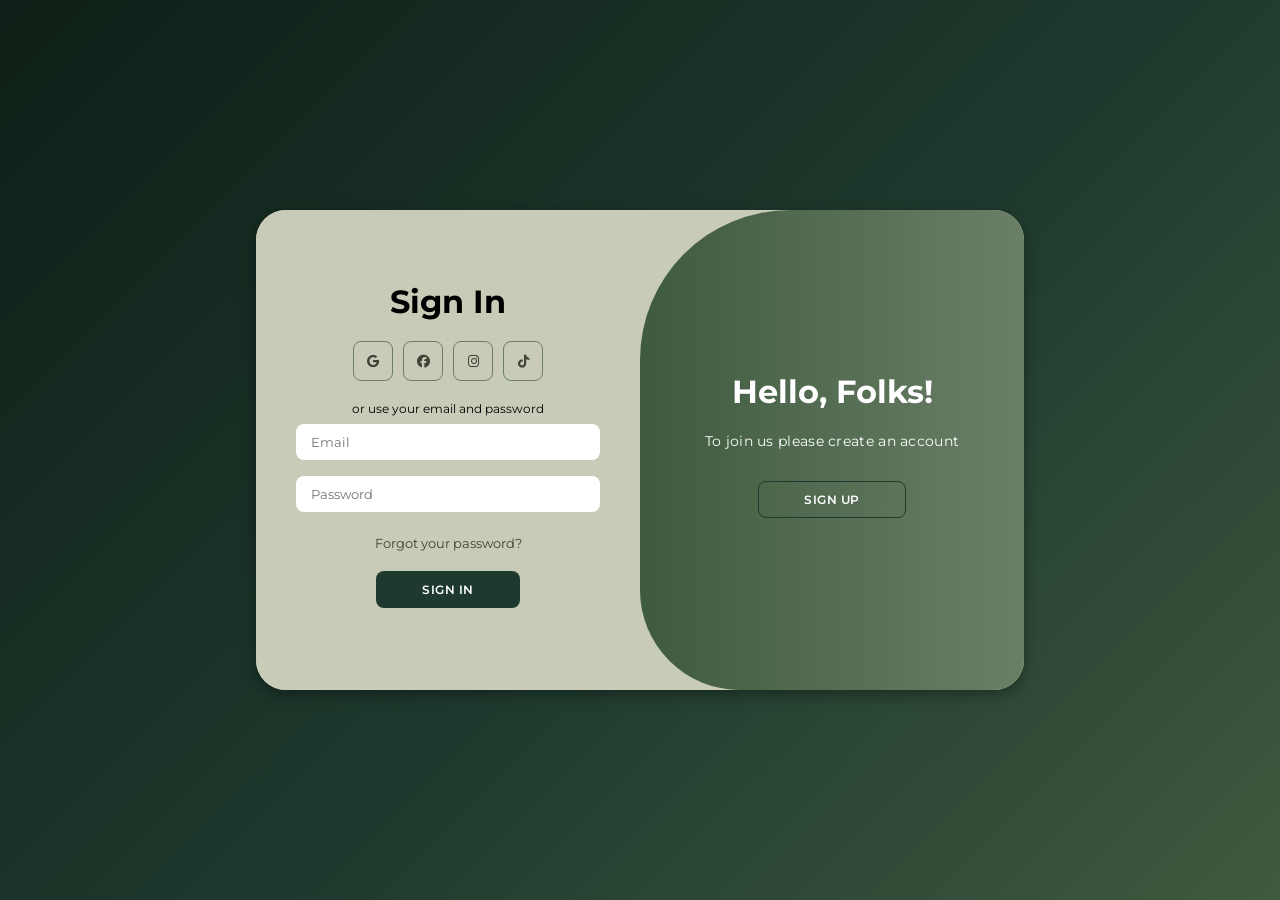
<file: index.html>
<!DOCTYPE html>
<html lang="en">
    <head>
        <meta charset="UTF-8">
        <meta name="viewport" content="width=device-width, initial-scale=1.0">
        <title>Tandai shop Login</title>
        <link rel="stylesheet" href="style.css">
        <link rel="stylesheet" href="https://cdnjs.cloudflare.com/ajax/libs/font-awesome/6.4.2/css/all.min.css">
    </head>
    <body class="login">
        
        
<div class="container" id="container">

    <div class="form-container sign-up">
        <form id="signupForm">
            <h1>Create Account</h1>

            <div class="social-icons">
                <a href="#" class="icon"><i class="fa-brands fa-google"></i></a>
                <a href="#" class="icon"><i class="fa-brands fa-facebook"></i></a>
                <a href="#" class="icon"><i class="fa-brands fa-instagram"></i></a>
                <a href="#" class="icon"><i class="fa-brands fa-tiktok"></i></a>
            </div>

            <span>or use your email for registration</span>
            <input type="text" id="signupName" placeholder="Name" required>
            <input type="email" id="signupEmail" placeholder="Email" required>
            <input type="password" id="signupPassword" placeholder="Password" required>
            <button type="submit">Sign Up</button>
        </form>
    </div>

    <div class="form-container sign-in">
        <form id="loginForm">
            <h1>Sign In</h1>

            <div class="social-icons">
                <a href="#" class="icon"><i class="fa-brands fa-google"></i></a>
                <a href="#" class="icon"><i class="fa-brands fa-facebook"></i></a>
                <a href="#" class="icon"><i class="fa-brands fa-instagram"></i></a>
                <a href="#" class="icon"><i class="fa-brands fa-tiktok"></i></a>
            </div>

            <span>or use your email and password</span>
            <input type="email" id="loginEmail" placeholder="Email" required>
            <input type="password" id="loginPassword" placeholder="Password" required>
            <a href="#">Forgot your password?</a>
            <button>Sign In</button>
        </form>
    </div>

    <!-- Toggle Container -->
    <div class="toggle-container">
        <div class="toggle">

            <div class="toggle-panel toggle-left">
                <h1>Welcome Back!</h1>
                <p>To keep connected with us please login with your personal info</p>
                <button type="button" class="hidden" id="login">Sign In</button>
            </div>

            <div class="toggle-panel toggle-right">
                <h1>Hello, Folks!</h1>
                <p>To join us please create an account</p>
                <button type="button" class="hidden" id="register">Sign Up</button>
            </div>

        </div>
    </div>

</div>
<script src="data.js"></script>
<script src="script.js"></script>
    </body>
</html>
</file>
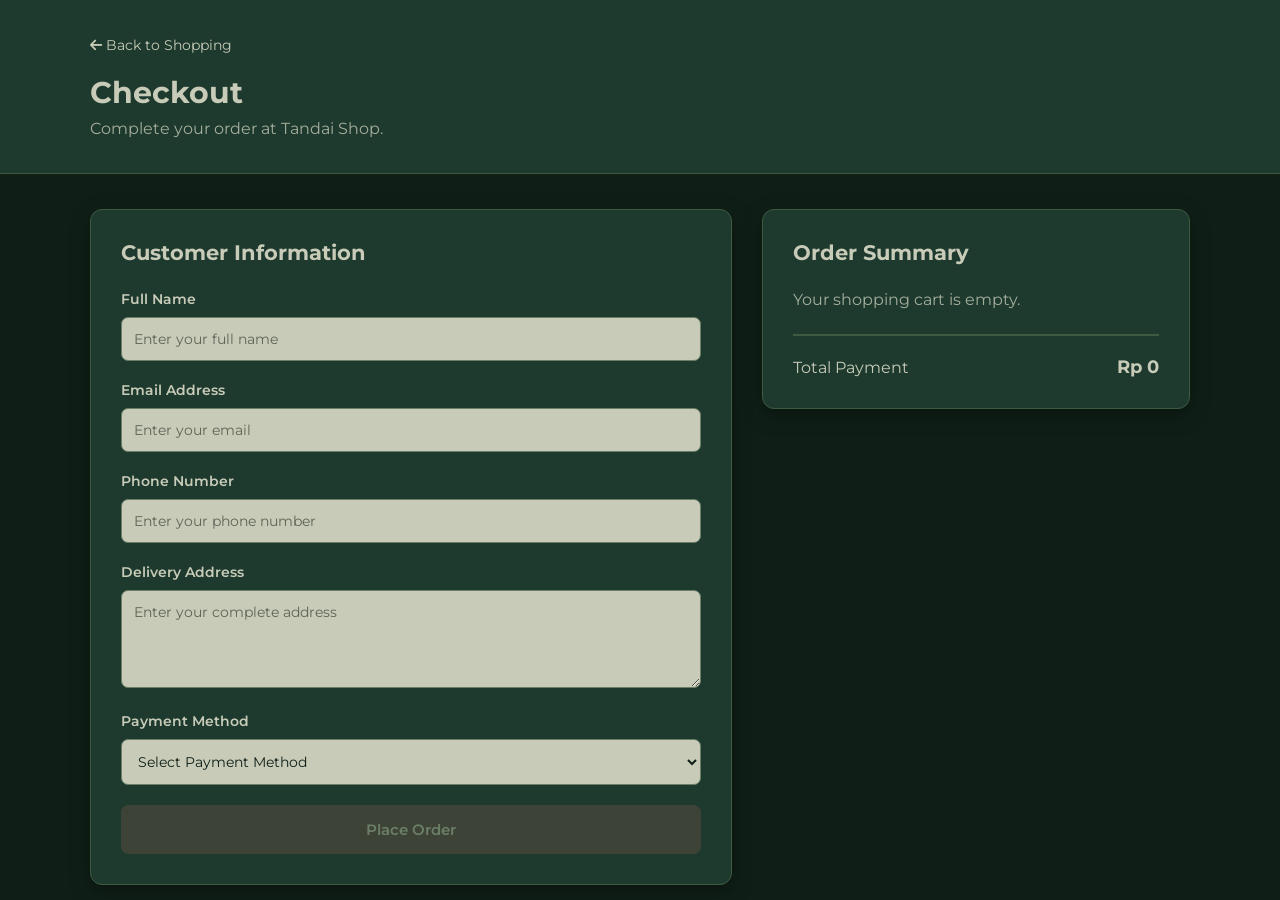
<file: checkout.html>
<!DOCTYPE html>
<html lang="en">

<head>
    <meta charset="UTF-8">
    <meta name="viewport" content="width=device-width, initial-scale=1.0">

    <title>Checkout | Tandai Shop</title>

    <link rel="stylesheet" href="style.css">

    <link rel="stylesheet"
        href="https://cdnjs.cloudflare.com/ajax/libs/font-awesome/6.5.2/css/all.min.css">
</head>

<body class="checkout-page">

    <header class="checkout-header">
        <a href="stock.html" class="back-link">
            <i class="fa-solid fa-arrow-left"></i>
            Back to Shopping
        </a>

        <h1>Checkout</h1>
        <p>Complete your order at Tandai Shop.</p>
    </header>

    <main class="checkout-container">

        <!-- CUSTOMER INFORMATION -->
        <section class="checkout-form-section">

            <h2>Customer Information</h2>

            <form id="checkoutForm">

                <div class="form-group">
                    <label for="customerName">Full Name</label>
                    <input
                        type="text"
                        id="customerName"
                        placeholder="Enter your full name"
                        required>
                </div>

                <div class="form-group">
                    <label for="customerEmail">Email Address</label>
                    <input
                        type="email"
                        id="customerEmail"
                        placeholder="Enter your email"
                        required>
                </div>

                <div class="form-group">
                    <label for="customerPhone">Phone Number</label>
                    <input
                        type="tel"
                        id="customerPhone"
                        placeholder="Enter your phone number"
                        required>
                </div>

                <div class="form-group">
                    <label for="customerAddress">Delivery Address</label>
                    <textarea
                        id="customerAddress"
                        rows="4"
                        placeholder="Enter your complete address"
                        required></textarea>
                </div>

                <div class="form-group">
                    <label for="paymentMethod">Payment Method</label>

                    <select id="paymentMethod" required>
                        <option value="">Select Payment Method</option>
                        <option value="Bank Transfer">Bank Transfer</option>
                        <option value="E-Wallet">E-Wallet</option>
                        <option value="Cash on Delivery">Cash on Delivery</option>
                    </select>
                </div>

                <button type="submit" class="place-order-btn">
                    Place Order
                </button>

            </form>

        </section>


        <!-- ORDER SUMMARY -->
        <section class="checkout-summary">

            <h2>Order Summary</h2>

            <div id="checkoutItems"></div>

            <div class="summary-total">
                <span>Total Payment</span>
                <strong id="checkoutTotal">Rp0</strong>
            </div>

        </section>

    </main>


    <!-- RECEIPT POP-UP -->
    <div class="receipt-overlay" id="receiptModal" hidden>
        <div class="receipt" role="dialog" aria-modal="true" aria-labelledby="receiptTitle">

            <div id="receiptContent"></div>

            <div class="receipt-actions">
                <button type="button" id="printReceipt">
                    <i class="fa-solid fa-print"></i> Print
                </button>
                <a href="orders.html" class="receipt-primary">
                    <i class="fa-solid fa-box"></i> View Order
                </a>
                <a href="stock.html">Continue Shopping</a>
            </div>

        </div>
    </div>

    <script src="data.js"></script>
    <script src="script.js"></script>

</body>
</html>
</file>
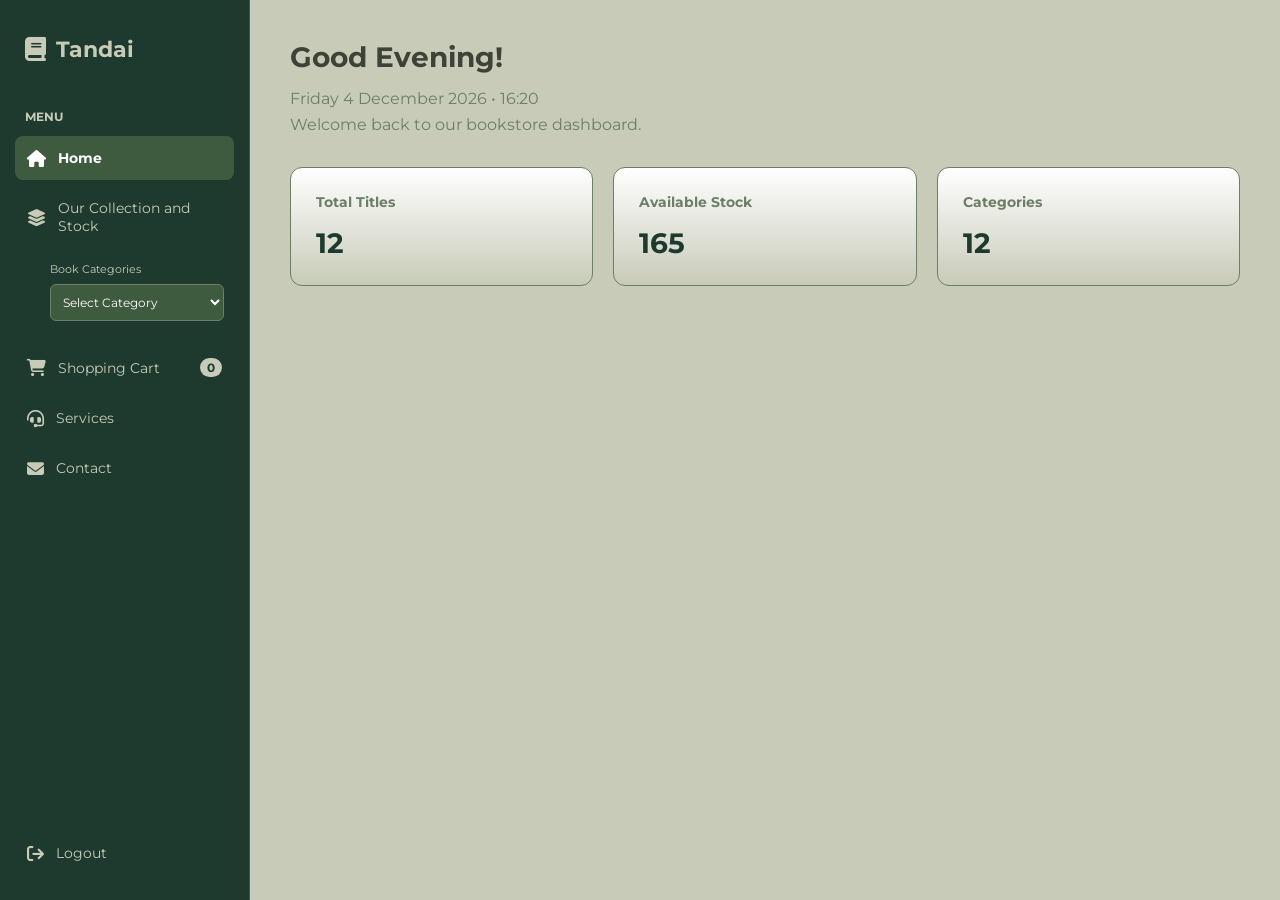
<file: dashboard.html>
<!DOCTYPE html>
<html lang="en">

<head>
    <meta charset="UTF-8">
    <meta name="viewport" content="width=device-width, initial-scale=1.0">

    <title>Bookstore Dashboard</title>

    <!-- Shared CSS -->
    <link rel="stylesheet" href="style.css">
    <link rel="stylesheet" href="https://cdnjs.cloudflare.com/ajax/libs/font-awesome/6.5.2/css/all.min.css">
</head>

<body class="dashboard-page">

    <div class="dashboard-container">

        <!-- SIDEBAR -->
        <aside class="sidebar">

            <div class="logo">
                <h2>
                    <a href="dashboard.html" class="icon"><i class="fa-solid fa-book"></i></a>
                    Tandai
                </h2>
            </div>

            <p class="menu-title">MENU</p>

            <!-- Semua item memakai <button> saja (tanpa <a> di dalam <button>).
                 data-page   = tampilkan section di halaman ini
                 data-link   = pindah ke halaman lain -->
            <nav class="sidebar-nav">

                <button class="nav-item active" data-page="home" type="button">
                    <i class="fa-solid fa-house icon"></i>
                    Home
                </button>

                <button class="nav-item" data-link="stock.html" type="button">
                    <i class="fa-solid fa-layer-group icon"></i>
                    Our Collection and Stock
                </button>

                <div class="category-selection">
                    <label for="bookCategory">Book Categories</label>

                    <!-- memilih kategori membuka stock.html?category=... -->
                    <select id="bookCategory">

                        <option value="">Select Category</option>
                        <option value="all">All Books</option>
                        <option value="textbook">Textbooks (Buku Ajar)</option>
                        <option value="romance">Novel Romance</option>
                        <option value="action">Action &amp; Adventure</option>

                        <optgroup label="Horror">
                            <option value="psychological">Psychological Horror</option>
                            <option value="supernatural">Supernatural Horror</option>
                        </optgroup>

                        <option value="beauty">Beauty Tips</option>
                        <option value="sports">Fitness &amp; Sports</option>
                        <option value="cooking">Cooking &amp; Recipes</option>

                        <optgroup label="Children's Books">
                            <option value="picture">Picture Books</option>
                            <option value="chapter">Chapter Books</option>
                            <option value="young-adult">Young Adult</option>
                        </optgroup>

                        <optgroup label="Language Learning">
                            <option value="english">English as a Second Language (ESL)</option>
                            <option value="foreign">Foreign Language Learning</option>
                        </optgroup>

                    </select>
                </div>

                <button class="nav-item" id="shoppingCartBtn" type="button">
                    <i class="fa-solid fa-cart-shopping icon"></i>
                    Shopping Cart
                    <span class="cart-count" id="cartCount">0</span>
                </button>

                <button class="nav-item" data-page="services" type="button">
                    <i class="fa-solid fa-headset icon"></i>
                    Services
                </button>

                <button class="nav-item" data-page="contact" type="button">
                    <i class="fa-solid fa-envelope icon"></i>
                    Contact
                </button>

            </nav>

            <div class="sidebar-bottom">

                <button class="nav-item" id="logoutBtn" type="button">
                    <i class="fa-solid fa-arrow-right-from-bracket icon"></i>
                    Logout
                </button>

            </div>

        </aside>


        <!-- MAIN CONTENT -->
        <main class="main-content">


            <!-- HOME PAGE -->
            <section class="page active" id="home">

                <h1 id="greeting">Welcome!</h1>

                <p id="greetingTime"></p>

                <p>
                    Welcome back to our bookstore dashboard.
                </p>

                <div class="dashboard-cards">

                    <div class="card">
                        <h3>Total Titles</h3>
                        <h2 id="statTitles">0</h2>
                    </div>

                    <div class="card">
                        <h3>Available Stock</h3>
                        <h2 id="statStock">0</h2>
                    </div>

                    <div class="card">
                        <h3>Categories</h3>
                        <h2 id="statCategories">0</h2>
                    </div>

                </div>

            </section>


            <!-- SERVICES PAGE -->
            <section class="page" id="services">

                <h1>Our Services</h1>

                <p>
                    Choose a service to continue.
                </p>

                <div class="content-card">

                    <label for="serviceSelect">
                        Select Our Services
                    </label>

                    <select id="serviceSelect">

                        <option value="">Choose a service</option>

                        <option value="tracking">
                            Tracking Your Order
                        </option>

                        <option value="view-order">
                            View Order
                        </option>

                        <option value="payment">
                            Payment
                        </option>

                    </select>

                    <div id="serviceDisplay">

                        <p>
                            Please select a service.
                        </p>

                    </div>

                </div>

            </section>


            <!-- CONTACT PAGE -->
            <section class="page" id="contact">

                <h1>Contact Us</h1>

                <p>
                    Have questions? Feel free to contact us.
                </p>

                <div class="content-card">

                    <h3>Customer Support</h3>
                    <input type="text" placeholder="Your Name" required>
                    <input type="email" placeholder="Your Email" required>
                    <textarea placeholder="Your Message" required></textarea>
                    <button type="submit">Send Message</button>

                </div>

            </section>

        </main>

    </div>


    <!-- SHOPPING CART DRAWER -->

    <div class="cart-overlay" id="cartOverlay"></div>

    <aside class="cart-drawer" id="cartDrawer">

        <div class="cart-header">

            <h2>
                <i class="fa-solid fa-cart-shopping"></i>
                Shopping Cart
            </h2>

            <button id="closeCart" type="button">
                <i class="fa-solid fa-xmark"></i>
            </button>

        </div>

        <div class="cart-items" id="cartItems">

            <p class="empty-cart">
                Your shopping cart is empty.
            </p>

        </div>

        <div class="cart-footer">

            <div class="cart-subtotal">

                <span>Subtotal</span>

                <strong id="cartSubtotal">
                    Rp0
                </strong>

            </div>

            <button id="continueShopping" type="button">
                Continue Shopping
            </button>

            <button id="checkoutBtn" type="button">
                Checkout
            </button>

        </div>

    </aside>


    <!-- JAVASCRIPT (di paling bawah, setelah semua elemen ada) -->
    <script src="data.js"></script>
    <script src="script.js"></script>

</body>
</html>
</file>
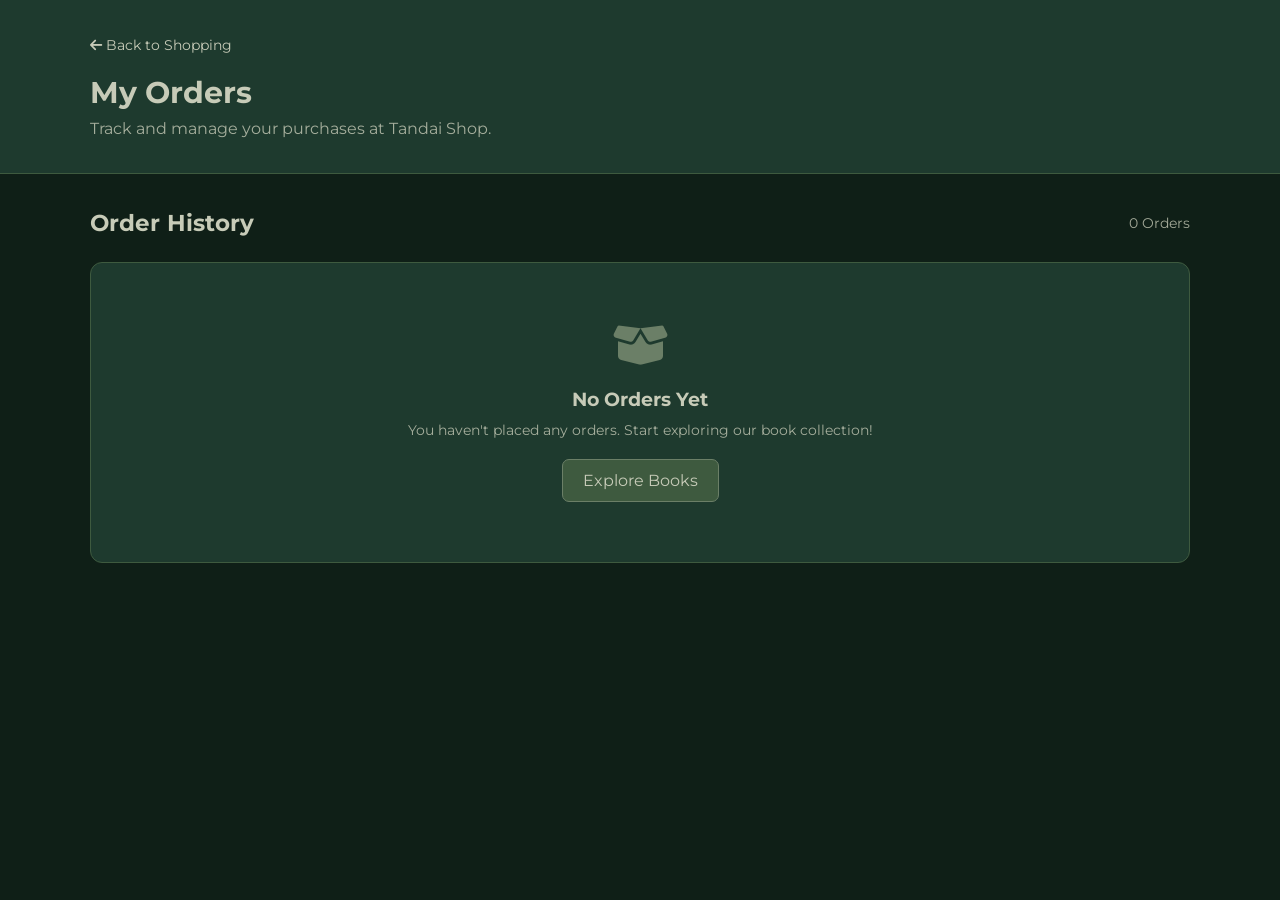
<file: order.html>
<!DOCTYPE html>
<html lang="en">

<head>
    <meta charset="UTF-8">
    <meta name="viewport" content="width=device-width, initial-scale=1.0">

    <title>My Orders | Tandai Shop</title>

    <link rel="stylesheet" href="style.css">

    <link rel="stylesheet"
        href="https://cdnjs.cloudflare.com/ajax/libs/font-awesome/6.5.2/css/all.min.css">
</head>

<body class="orders-page">

    <header class="orders-header">

        <a href="stock.html" class="back-link">
            <i class="fa-solid fa-arrow-left"></i>
            Back to Shopping
        </a>

        <h1>My Orders</h1>

        <p>Track and manage your purchases at Tandai Shop.</p>

    </header>

    <main class="orders-container">

        <div class="orders-heading">
            <h2>Order History</h2>
            <span id="orderCount">0 Orders</span>
        </div>

        <div id="orderList">

            <!-- Order history will appear here -->

        </div>

        <div class="order-empty" id="orderEmpty" hidden>

            <i class="fa-solid fa-box-open"></i>

            <h3>No Orders Yet</h3>

            <p>
                You haven't placed any orders.
                Start exploring our book collection!
            </p>

            <a href="stock.html">Explore Books</a>

        </div>

    </main>

    <script src="data.js"></script>
    <script src="script.js"></script>

</body>
</html>
</file>
<file: style.css>
@import url('https://fonts.googleapis.com/css2?family=Montserrat:ital,wght@300;400;500;600;700&display=swap');

* {
    margin: 0;
    padding: 0;
    box-sizing: border-box;
    font-family: 'Montserrat', sans-serif;
}

/* =========================================
   LOGIN PAGE
========================================= */

body.login {
    background-color: #0f1f17;
    background: linear-gradient(
        135deg,
        #0f1f17 0%,
        #1e3a2e 55%,
        #3e5a3f 100%
    );
    display: flex;
    align-items: center;
    justify-content: center;
    flex-direction: column;
    height: 100vh;
}

.container {
    background-color: #c7cbb8;
    border-radius: 30px;
    box-shadow: 0 5px 15px rgba(0, 0, 0, 0.35);
    position: relative;
    overflow: hidden;
    width: 768px;
    max-width: 100%;
    min-height: 480px;
}

.container p {
    font-size: 14px;
    line-height: 20px;
    letter-spacing: 0.3px;
    margin: 20px 0;
}

.container span {
    font-size: 12px;
}

.container a {
    color: #3d4337;
    font-size: 13px;
    text-decoration: none;
    margin: 15px 0 10px;
}

.container button {
    background-color: #1e3a2e;
    color: #ffffff;
    font-size: 12px;
    padding: 10px 45px;
    border: 1px solid transparent;
    border-radius: 8px;
    font-weight: 600;
    letter-spacing: 0.5px;
    text-transform: uppercase;
    margin: 10px;
    cursor: pointer;
}

.container button.hidden {
    background-color: transparent;
    border-color: #1e3a2e;
}

.container form {
    background-color: #c7cbb8;
    display: flex;
    align-items: center;
    justify-content: center;
    flex-direction: column;
    padding: 0 40px;
    height: 100%;
}

.container input {
    background-color: #ffffff;
    border: none;
    margin: 8px 0;
    padding: 10px 15px;
    font-size: 13px;
    border-radius: 8px;
    width: 100%;
    outline: none;
}

.form-container {
    position: absolute;
    top: 0;
    height: 100%;
    transition: all 0.6s ease-in-out;
}

.sign-in {
    left: 0;
    width: 50%;
    z-index: 2;
}

.container.active .sign-in {
    transform: translateX(100%);
}

.sign-up {
    left: 0;
    width: 50%;
    opacity: 0;
    z-index: 1;
}

.container.active .sign-up {
    transform: translateX(100%);
    opacity: 1;
    z-index: 5;
    animation: move 0.6s;
}

@keyframes move {
    0%, 49.99% {
        opacity: 0;
        z-index: 1;
    }

    50%, 100% {
        opacity: 1;
        z-index: 5;
    }
}

.social-icons {
    margin: 20px 0;
}

.social-icons a {
    border: 1px solid #6b7f67;
    border-radius: 20%;
    display: inline-flex;
    justify-content: center;
    align-items: center;
    margin: 0 3px;
    height: 40px;
    width: 40px;
}

.toggle-container {
    position: absolute;
    top: 0;
    left: 50%;
    width: 50%;
    height: 100%;
    overflow: hidden;
    transition: all 0.6s ease-in-out;
    border-radius: 150px 0 0 100px;
    z-index: 1000;
}

.container.active .toggle-container {
    transform: translateX(-100%);
    border-radius: 0 150px 100px 0;
}

.toggle {
    background: linear-gradient(
        to right,
        #1e3a2e,
        #3e5a3f,
        #6b7f67
    );
    color: #ffffff;
    position: relative;
    left: -100%;
    width: 200%;
    height: 100%;
    transform: translateX(0);
    transition: all 0.6s ease-in-out;
}

.container.active .toggle {
    transform: translateX(50%);
}

.toggle-panel {
    position: absolute;
    width: 50%;
    height: 100%;
    display: flex;
    align-items: center;
    justify-content: center;
    flex-direction: column;
    padding: 0 30px;
    text-align: center;
    top: 0;
    transform: translateX(0);
    transition: all 0.6s ease-in-out;
}

.toggle-left {
    transform: translateX(-200%);
}

.container.active .toggle-left {
    transform: translateX(0);
}

.toggle-right {
    right: 0;
    transform: translateX(0);
}

.container.active .toggle-right {
    transform: translateX(200%);
}


/* =========================================
   DASHBOARD ICONS
========================================= */

.dashboard-page .logo h2 {
    display: flex;
    align-items: center;
    gap: 10px;
    font-size: 22px;
}

.dashboard-page .logo .icon {
    color: #c7cbb8;
    text-decoration: none;
    font-size: 24px;
}

.sidebar-nav .nav-item.active .icon {
    color: #ffffff;
    text-decoration: none;
    font-size: 17px;
}

.sidebar-nav .nav-item .icon {
    color: #c7cbb8;
    text-decoration: none;
    font-size: 17px;
}

.sidebar-bottom .nav-item .icon {
    color: #c7cbb8;
    text-decoration: none;
    font-size: 17px;
}


/* =========================================
   DASHBOARD PAGE
========================================= */

.dashboard-page,
.dashboard-page * {
    box-sizing: border-box;
}

.dashboard-page {
    margin: 0;
    padding: 0;
    font-family: 'Montserrat', sans-serif;
    background-color: #c7cbb8;
    color: #3d4337;
}


/* =========================================
   MAIN LAYOUT
========================================= */

.dashboard-page .dashboard-container {
    display: flex;
    min-height: 100vh;
}


/* =========================================
   SIDEBAR
========================================= */

.dashboard-page .sidebar {
    width: 250px;
    height: 100vh;

    position: fixed;
    top: 0;
    left: 0;

    background-color: #1e3a2e;
    border-right: 1px solid #3e5a3f;

    padding: 25px 15px;

    display: flex;
    flex-direction: column;
}

.dashboard-page .logo {
    padding: 10px;
    margin-bottom: 35px;
}

.dashboard-page .logo h2 {
    font-size: 22px;
    font-weight: bold;
    color: #c7cbb8;
}

.dashboard-page .menu-title {
    font-size: 12px;
    color: #c7cbb8;

    margin: 0 10px 12px;
    font-weight: bold;
}


/* =========================================
   SIDEBAR NAVIGATION
========================================= */

.dashboard-page .sidebar-nav {
    display: flex;
    flex-direction: column;
    gap: 6px;
}

.dashboard-page .nav-item {
    width: 100%;
    padding: 13px 12px;

    display: flex;
    align-items: center;
    gap: 12px;

    border: none;
    border-radius: 8px;

    background: transparent;
    color: #c7cbb8;

    font-size: 14px;
    text-align: left;

    cursor: pointer;

    transition: 0.2s ease;
}

.dashboard-page .nav-item:hover {
    background-color: #3e5a3f;
    color: #ffffff;
}

.dashboard-page .nav-item.active {
    background-color: #3e5a3f;
    color: #ffffff;
    font-weight: bold;
}


/* =========================================
   SIDEBAR BOTTOM
========================================= */

.dashboard-page .sidebar-bottom {
    margin-top: auto;
}


/* =========================================
   MAIN CONTENT
========================================= */

.dashboard-page .main-content {
    margin-left: 250px;
    width: calc(100% - 250px);
    padding: 40px;
}

.dashboard-page .page {
    display: none;
}

.dashboard-page .page.active {
    display: block;
}

.dashboard-page .page h1 {
    margin-bottom: 12px;
    font-size: 28px;
}

.dashboard-page .page > p {
    color: #6b7f67;
    line-height: 1.6;
}


/* =========================================
   DASHBOARD CARDS
========================================= */

.dashboard-page .dashboard-cards {
    display: grid;
    grid-template-columns: repeat(3, 1fr);

    gap: 20px;
    margin-top: 30px;
}

.dashboard-page .card {
    background: linear-gradient(
        to bottom,
        #ffffff,
        #c7cbb8
    );

    padding: 25px;

    border: 1px solid #6b7f67;
    border-radius: 12px;
}

.dashboard-page .card h3 {
    font-size: 14px;
    color: #6b7f67;

    margin-bottom: 15px;
}

.dashboard-page .card h2 {
    font-size: 28px;
    color: #1e3a2e;
}


/* =========================================
   CONTENT CARD
========================================= */

.dashboard-page .content-card {
    background: linear-gradient(
        to right,
        #c7cbb8,
        #ffffff
    );

    padding: 25px;
    margin-top: 25px;

    border: 1px solid #6b7f67;
    border-radius: 12px;
}

.dashboard-page .content-card label {
    display: block;

    margin-bottom: 12px;

    font-weight: bold;
    color: #3d4337;
}

.dashboard-page .content-card select {
    width: 100%;

    padding: 12px;

    border: 1px solid #6b7f67;
    border-radius: 7px;

    background-color: #ffffff;
    color: #3d4337;

    font-size: 14px;
    cursor: pointer;
}


/* =========================================
   STOCK & SERVICES DISPLAY
========================================= */

.dashboard-page #stockDisplay,
.dashboard-page #serviceDisplay {
    margin-top: 20px;
    padding: 20px;

    background: linear-gradient(
        to right,
        #c7cbb8,
        #ffffff
    );

    border-radius: 8px;

    line-height: 1.8;
    color: #3d4337;
}

.dashboard-page #stockDisplay h3,
.dashboard-page #serviceDisplay h3 {
    margin-bottom: 10px;
    color: #1e3a2e;
}


/* =========================================
   RESPONSIVE DESIGN
========================================= */

@media (max-width: 768px) {

    .dashboard-page .sidebar {
        width: 190px;
    }

    .dashboard-page .main-content {
        margin-left: 190px;

        width: calc(100% - 190px);

        padding: 20px;
    }

    .dashboard-page .dashboard-cards {
        grid-template-columns: 1fr;
    }

}


/* =========================================
   SIDEBAR CATEGORY SELECTION
========================================= */

.dashboard-page .category-selection {
    padding: 8px 10px 18px 35px;
}

.dashboard-page .category-selection label {
    display: block;
    font-size: 11px;
    color: #c7cbb8;
    margin-bottom: 8px;
}

.dashboard-page .category-selection select {
    width: 100%;
    padding: 9px 8px;

    border: 1px solid #6b7f67;
    border-radius: 6px;

    background-color: #3e5a3f;
    color: #ffffff;

    font-size: 12px;
    cursor: pointer;
    outline: none;
}

.dashboard-page .category-selection select:focus {
    border-color: #c7cbb8;
}


/* =========================================
   STOCK PAGE
========================================= */

.stock-page,
.stock-page * {
    box-sizing: border-box;
}

.stock-page {
    margin: 0;
    padding: 0;
    background: #c7cbb8;
    color: #3d4337;
    font-family: Arial, sans-serif;
}

.stock-page .stock-container {
    display: flex;
    min-height: 100vh;
}


/* =========================================
   STOCK SIDEBAR
========================================= */

.stock-page .sidebar {
    width: 250px;
    height: 100vh;
    position: fixed;
    top: 0;
    left: 0;

    background: #1e3a2e;
    color: #ffffff;

    padding: 25px 15px;

    display: flex;
    flex-direction: column;
}

.stock-page .logo {
    padding: 10px;
    margin-bottom: 35px;
}

.stock-page .logo h2 {
    display: flex;
    align-items: center;
    gap: 12px;
    font-size: 22px;
    color: #c7cbb8;
}

.stock-page .logo a {
    color: #c7cbb8;
    text-decoration: none;
}

.stock-page .menu-title {
    font-size: 12px;
    color: #c7cbb8;
    margin: 0 10px 15px;
}

.stock-page .sidebar-nav {
    display: flex;
    flex-direction: column;
    gap: 7px;
}

.stock-page .nav-item {
    display: flex;
    align-items: center;
    gap: 12px;

    width: 100%;
    padding: 13px 12px;

    border-radius: 8px;

    color: #c7cbb8;
    text-decoration: none;

    font-size: 14px;
    transition: 0.2s;
}

.stock-page .nav-item:hover,
.stock-page .nav-item.active {
    background: #3e5a3f;
    color: #ffffff;
}

.stock-page .nav-item.active {
    border-left: 3px solid #c7cbb8;
}

.stock-page .sidebar-bottom {
    margin-top: auto;
}


/* =========================================
   STOCK CATEGORY SELECTION
========================================= */

.stock-page .category-selection {
    padding: 10px 10px 18px 35px;
}

.stock-page .category-selection label {
    display: block;
    color: #c7cbb8;
    font-size: 12px;
    margin-bottom: 8px;
}

.stock-page .category-selection select {
    width: 100%;
    padding: 10px 7px;

    border: 1px solid #6b7f67;
    border-radius: 6px;

    background: #3e5a3f;
    color: #ffffff;

    font-size: 12px;
    cursor: pointer;
}


/* =========================================
   STOCK MAIN CONTENT
========================================= */

.stock-page .stock-main {
    margin-left: 250px;
    width: calc(100% - 250px);
    padding: 35px;
}


/* =========================================
   STOCK HEADER
========================================= */

.stock-page .stock-header {
    display: flex;
    justify-content: space-between;
    align-items: center;
    gap: 20px;
    margin-bottom: 25px;
}

.stock-page .stock-header h1 {
    font-size: 27px;
    margin-bottom: 10px;
    color: #1e3a2e;
}

.stock-page .stock-header p {
    color: #6b7f67;
    font-size: 14px;
    line-height: 1.6;
}

.stock-page .total-books {
    background: #1e3a2e;
    color: #c7cbb8;

    padding: 13px 18px;
    border-radius: 25px;

    display: flex;
    align-items: center;
    gap: 10px;

    font-size: 13px;
    white-space: nowrap;
}


/* =========================================
   SEARCH
========================================= */

.stock-page .stock-search {
    display: flex;
    align-items: center;
    gap: 12px;

    padding: 14px 18px;
    margin-bottom: 25px;

    background: #ffffff;
    border: 1px solid #6b7f67;
    border-radius: 9px;
}

.stock-page .stock-search i {
    color: #3e5a3f;
}

.stock-page .stock-search input {
    width: 100%;
    border: none;
    outline: none;

    font-size: 14px;
    background: transparent;
    color: #3d4337;
}


/* =========================================
   BOOK GRID
========================================= */

.stock-page .book-grid {
    display: grid;
    grid-template-columns: repeat(4, minmax(0, 1fr));
    gap: 20px;
}


/* =========================================
   BOOK CARD
========================================= */

.stock-page .book-card {
    background: #ffffff;
    border: 1px solid #6b7f67;
    border-radius: 10px;

    overflow: hidden;
    transition: 0.25s ease;
}

.stock-page .book-card:hover {
    transform: translateY(-5px);
    box-shadow: 0 5px 18px rgba(15, 31, 23, 0.15);
}


/* =========================================
   BOOK IMAGE
========================================= */

.stock-page .book-image {
    height: 220px;
    padding: 15px;

    display: flex;
    justify-content: center;
    align-items: center;

    background: #c7cbb8;
}

.stock-page .book-image img {
    width: 100%;
    height: 100%;
    object-fit: contain;
}


/* =========================================
   BOOK INFORMATION
========================================= */

.stock-page .book-details {
    padding: 15px;
}

.stock-page .book-category {
    display: inline-block;

    font-size: 11px;
    color: #ffffff;

    background: #3e5a3f;

    padding: 5px 9px;
    border-radius: 20px;

    margin-bottom: 10px;
}

.stock-page .book-details h3 {
    font-size: 15px;
    line-height: 1.4;
    margin-bottom: 10px;
    color: #1e3a2e;
}

.stock-page .book-stock {
    font-size: 12px;
    margin-bottom: 8px;
    color: #3e5a3f;
}

.stock-page .book-price {
    font-size: 15px;
    font-weight: bold;
    margin-top: 10px;
    color: #1e3a2e;
}

.stock-page .stock-status {
    font-size: 12px;
    margin-top: 5px;
}

.stock-page .stock-status.low {
    color: #6b7f67;
}

.stock-page .stock-status.available {
    color: #3e5a3f;
}

.stock-page .stock-status.out {
    color: #3d4337;
}


/* =========================================
   EMPTY MESSAGE
========================================= */

.stock-page .empty-message {
    padding: 60px 20px;
    text-align: center;
    color: #6b7f67;
}

.stock-page .empty-message i {
    font-size: 35px;
    margin-bottom: 15px;
}

.stock-page .empty-message h3 {
    margin-bottom: 8px;
    color: #3e5a3f;
}


/* =========================================
   RESPONSIVE
========================================= */

@media (max-width: 1100px) {
    .stock-page .book-grid {
        grid-template-columns: repeat(3, minmax(0, 1fr));
    }
}

@media (max-width: 768px) {
    .stock-page .sidebar {
        width: 190px;
    }

    .stock-page .stock-main {
        margin-left: 190px;
        width: calc(100% - 190px);
        padding: 20px;
    }

    .stock-page .book-grid {
        grid-template-columns: repeat(2, minmax(0, 1fr));
    }

    .stock-page .stock-header {
        align-items: flex-start;
        flex-direction: column;
    }
}

@media (max-width: 480px) {
    .stock-page .book-grid {
        grid-template-columns: 1fr;
    }
}


/* =====================================
   CONTACT US SECTION
===================================== */

.contact-section {
    padding: 50px 7%;
    background-color: #c7cbb8;
    color: #1e3a2e;
}

.contact-section h2 {
    font-size: 32px;
    margin-bottom: 12px;
    color: #1e3a2e;
}

.contact-section p {
    color: #3d4337;
    margin-bottom: 30px;
    line-height: 1.6;
}

/* =====================================
   CUSTOMER SUPPORT CARD
===================================== */

.content-card {
    background-color: #1e3a2e;
    padding: 30px;
    border: 1px solid #6b7f67;
    border-radius: 16px;
    box-shadow: 0 8px 25px rgba(15, 31, 23, 0.18);
    max-width: 700px;
    transition: 0.3s ease;
}

.content-card:hover {
    box-shadow: 0 12px 30px rgba(15, 31, 23, 0.25);
    transform: translateY(-3px);
}

.content-card h3 {
    color: #1e3a2e;
    font-size: 22px;
    margin-bottom: 22px;
}


/* =====================================
   INPUT & TEXTAREA
===================================== */

.content-card input,
.content-card textarea {
    display: block;
    width: 100%;
    box-sizing: border-box;
    padding: 13px 15px;
    margin-bottom: 16px;

    /* Background terang */
    background-color: #c7cbb8;

    /* Font gelap */
    color: #1e3a2e;

    border: 1px solid #6b7f67;
    border-radius: 8px;

    font-family: inherit;
    font-size: 14px;

    outline: none;
    transition: 0.3s ease;
}

.content-card input {
    height: 46px;
}

.content-card textarea {
    min-height: 130px;
    resize: vertical;
}

/* Placeholder */
.content-card input::placeholder,
.content-card textarea::placeholder {
    color: #3d4337;
    opacity: 0.75;
}

/* Focus Effect */
.content-card input:focus,
.content-card textarea:focus {
    background-color: #e5e8dc;
    color: #1e3a2e;
    border-color: #3e5a3f;
    box-shadow: 0 0 0 3px rgba(107, 127, 103, 0.25);
}

/* =====================================
   SUBMIT BUTTON
===================================== */

.content-card button {
    padding: 13px 28px;
    background-color: #3e5a3f;
    color: #c7cbb8;

    border: 1px solid #6b7f67;
    border-radius: 8px;

    font-size: 15px;
    font-weight: 600;

    cursor: pointer;
    transition: 0.3s ease;
}

.content-card button:hover {
    background-color: #6b7f67;
    color: #0f1f17;
    transform: translateY(-2px);
}

/* =====================================
   RESPONSIVE DESIGN
===================================== */

@media (max-width: 600px) {
    .contact-section {
        padding: 35px 5%;
    }

    .content-card {
        padding: 22px;
    }

    .contact-section h2 {
        font-size: 27px;
    }
}


/* =====================================
   SHOPPING CART DRAWER
===================================== */

.cart-overlay {
    position: fixed;
    inset: 0;

    background: rgba(0, 0, 0, 0.5);

    opacity: 0;
    visibility: hidden;

    transition: 0.3s;
    z-index: 999;
}

.cart-overlay.show {
    opacity: 1;
    visibility: visible;
}

.cart-drawer {
    position: fixed;
    top: 0;
    right: -450px;

    width: 400px;
    max-width: 90%;

    height: 100vh;
    background: #1e3a2e;
    color: #c7cbb8;

    z-index: 1000;

    display: flex;
    flex-direction: column;

    padding: 25px;
    box-sizing: border-box;

    transition: right 0.3s ease;
}

.cart-drawer.show {
    right: 0;
}

.cart-header {
    display: flex;
    justify-content: space-between;
    align-items: center;

    padding-bottom: 20px;
    border-bottom: 1px solid #6b7f67;
}

.cart-header h2 {
    font-size: 20px;
}

.cart-header button {
    background: none;
    border: none;
    color: #c7cbb8;
    font-size: 22px;
    cursor: pointer;
}

.cart-items {
    flex: 1;
    overflow-y: auto;
    padding: 20px 0;
}

.empty-cart {
    text-align: center;
    margin-top: 40px;
    opacity: 0.7;
}

.cart-footer {
    border-top: 1px solid #6b7f67;
    padding-top: 20px;
}

.cart-subtotal {
    display: flex;
    justify-content: space-between;
    margin-bottom: 20px;
}

.cart-footer button {
    width: 100%;
    padding: 12px;
    margin-bottom: 10px;

    border: none;
    border-radius: 6px;

    cursor: pointer;
    font-weight: bold;
}

#continueShopping {
    background: #c7cbb8;
    color: #1e3a2e;
}

#checkoutBtn {
    background: #6b7f67;
    color: white;
}


/* =====================================
   BOOK CATALOG
===================================== */

.book-grid {
    display: grid;
    grid-template-columns: repeat(
        auto-fill,
        minmax(220px, 1fr)
    );
    gap: 25px;
    margin-top: 25px;
}

.book-card {
    background: #1e3a2e;
    color: #c7cbb8;
    border-radius: 12px;
    overflow: hidden;
    padding: 18px;
    transition: transform 0.3s ease;
}

.book-card:hover {
    transform: translateY(-5px);
}

.book-cover {
    height: 180px;
    background: #3d4337;
    display: flex;
    align-items: center;
    justify-content: center;
    border-radius: 8px;
    margin-bottom: 15px;
}

.book-cover i {
    font-size: 55px;
    color: #c7cbb8;
}

.book-info h3 {
    margin: 10px 0;
    font-size: 18px;
}

.book-category {
    text-transform: capitalize;
    font-size: 12px;
    color: #c7cbb8;
    opacity: 0.8;
}

.book-price {
    font-weight: bold;
    margin: 10px 0;
}

.book-stock {
    font-size: 13px;
    margin-bottom: 8px;
}

.stock-status {
    display: inline-block;
    font-size: 12px;
    margin-bottom: 15px;
}

.stock-status.available {
    color: #a8d5a2;
}

.stock-status.low-stock {
    color: #e6c77a;
}

.stock-status.out-of-stock {
    color: #ef9999;
}

.add-to-cart {
    width: 100%;
    padding: 11px;
    background: #c7cbb8;
    color: #1e3a2e;
    border: none;
    border-radius: 6px;
    cursor: pointer;
    font-weight: bold;
}

.add-to-cart:hover {
    background: #e5e8dc;
}

.add-to-cart:disabled {
    opacity: 0.5;
    cursor: not-allowed;
}

.empty-message {
    text-align: center;
    margin-top: 40px;
}

/* CART ITEM */

.cart-item {
    padding: 15px 0;
    border-bottom: 1px solid #6b7f67;
}

.cart-item-info h3 {
    margin-bottom: 8px;
}

.quantity-control {
    display: flex;
    align-items: center;
    gap: 15px;
    margin: 12px 0;
}

.quantity-btn {
    width: 28px;
    height: 28px;
    border: none;
    border-radius: 5px;
    cursor: pointer;
}

.remove-cart {
    border: none;
    background: transparent;
    color: #ef9999;
    cursor: pointer;
}


/* =====================================
   BOOK COLLECTION CONTAINER
===================================== */

.collection-section {
    width: 100%;
    margin-top: 30px;
}

.book-grid {
    display: grid;
    grid-template-columns: repeat(auto-fill, minmax(220px, 1fr));
    gap: 25px;
    width: 100%;
}

/* =====================================
   BOOK CARD
===================================== */

.book-card {
    background-color: #f8f8f2;
    border: 1px solid #d8ddcf;
    border-radius: 14px;
    overflow: hidden;
    transition: transform 0.3s ease, box-shadow 0.3s ease;
}

.book-card:hover {
    transform: translateY(-6px);
    box-shadow: 0 8px 20px rgba(30, 58, 46, 0.12);
}

/* BOOK COVER */

.book-cover {
    width: 100%;
    height: 260px;
    background-color: #e5e8dc;
    display: flex;
    justify-content: center;
    align-items: center;
    overflow: hidden;
}

.book-cover img {
    width: 100%;
    height: 100%;
    object-fit: contain;
}

/* BOOK INFORMATION */

.book-info {
    padding: 18px;
}

.book-category {
    font-size: 11px;
    color: #6b7f67;
    text-transform: uppercase;
    letter-spacing: 1px;
    margin-bottom: 8px;
}

.book-title {
    font-size: 16px;
    font-weight: 700;
    color: #1e3a2e;
    margin-bottom: 12px;
    min-height: 40px;
}

.book-price {
    font-size: 17px;
    font-weight: 700;
    color: #3e5a3f;
    margin-bottom: 10px;
}

.book-stock {
    font-size: 12px;
    color: #777;
    margin-bottom: 15px;
}

/* ADD TO CART BUTTON */

.add-to-cart {
    width: 100%;
    padding: 11px;
    border: none;
    border-radius: 8px;
    background-color: #1e3a2e;
    color: white;
    font-size: 13px;
    font-weight: 600;
    cursor: pointer;
    transition: background-color 0.3s ease;
}

.add-to-cart:hover {
    background-color: #3e5a3f;
}

.empty-message {
    text-align: center;
    color: #6b7f67;
    margin-top: 40px;
}

/* =====================================
   BOOK CATEGORY SECTION
===================================== */

.category-section {
    padding: 40px 30px;
    margin-bottom: 30px;
}

.category-heading {
    margin-bottom: 25px;
}

.category-heading h2 {
    font-size: 26px;
    color: #333;
    margin-bottom: 10px;
}

.category-heading p {
    font-size: 14px;
    color: #777;
    line-height: 1.6;
}

/* CATEGORY GRID */

.category-container {
    display: grid;
    grid-template-columns: repeat(3, 1fr);
    gap: 25px;
}

/* CATEGORY CARD */

.category-card {
    position: relative;
    height: 250px;
    border-radius: 15px;
    overflow: hidden;
    background: #eee;
    box-shadow: 0 4px 12px rgba(0, 0, 0, 0.08);
    transition: transform 0.3s ease, box-shadow 0.3s ease;
}

.category-card:hover {
    transform: translateY(-6px);
    box-shadow: 0 8px 20px rgba(0, 0, 0, 0.15);
}

/* CATEGORY IMAGE */

.category-card img {
    width: 100%;
    height: 100%;
    object-fit: cover;
    transition: transform 0.4s ease;
}

.category-card:hover img {
    transform: scale(1.08);
}

/* CATEGORY CONTENT */

.category-content {
    position: absolute;
    bottom: 0;
    left: 0;
    width: 100%;
    padding: 25px 20px;
    box-sizing: border-box;

    background: linear-gradient(
        transparent,
        rgba(0, 0, 0, 0.85)
    );

    color: white;
}

.category-content h3 {
    font-size: 20px;
    margin-bottom: 8px;
}

.category-content p {
    font-size: 12px;
    line-height: 1.5;
    margin-bottom: 15px;
    color: #eee;
}

.category-content a {
    display: inline-block;
    padding: 9px 16px;
    border-radius: 6px;
    background: white;
    color: #333;
    text-decoration: none;
    font-size: 12px;
    font-weight: 600;
    transition: 0.3s ease;
}

.category-content a:hover {
    background: #333;
    color: white;
}

/* RESPONSIVE DESIGN */

@media (max-width: 900px) {
    .category-container {
        grid-template-columns: repeat(2, 1fr);
    }
}

@media (max-width: 550px) {
    .category-container {
        grid-template-columns: 1fr;
    }

    .category-section {
        padding: 25px 15px;
    }
}

/* =========================================
   CHECKOUT PAGE
========================================= */

.checkout-page,
.orders-page {
    background: #f7f7f7;
    min-height: 100vh;
    color: #333;
}

.checkout-header,
.orders-header {
    padding: 35px 7%;
    background: white;
    border-bottom: 1px solid #eee;
}

.checkout-header h1,
.orders-header h1 {
    margin-top: 20px;
    font-size: 30px;
}

.checkout-header p,
.orders-header p {
    color: #777;
    margin-top: 8px;
}

.back-link {
    color: #555;
    text-decoration: none;
    font-size: 14px;
}

.back-link:hover {
    color: #a87545;
}


/* CHECKOUT LAYOUT */

.checkout-container {
    width: 86%;
    max-width: 1200px;
    margin: 35px auto;
    display: grid;
    grid-template-columns: 1.5fr 1fr;
    gap: 30px;
    align-items: start;
}

.checkout-form-section,
.checkout-summary {
    background: white;
    padding: 30px;
    border-radius: 12px;
    box-shadow: 0 3px 12px rgba(0, 0, 0, 0.05);
}

.checkout-form-section h2,
.checkout-summary h2 {
    font-size: 21px;
    margin-bottom: 25px;
}


/* CHECKOUT FORM */

.form-group {
    margin-bottom: 20px;
}

.form-group label {
    display: block;
    font-size: 14px;
    font-weight: 600;
    margin-bottom: 9px;
}

.form-group input,
.form-group textarea,
.form-group select {
    width: 100%;
    padding: 12px;
    border: 1px solid #ddd;
    border-radius: 7px;
    font-family: inherit;
    font-size: 14px;
    box-sizing: border-box;
    outline: none;
}

.form-group input:focus,
.form-group textarea:focus,
.form-group select:focus {
    border-color: #a87545;
}

.form-group textarea {
    resize: vertical;
}

.place-order-btn {
    width: 100%;
    padding: 14px;
    background: #a87545;
    color: white;
    border: none;
    border-radius: 7px;
    font-size: 15px;
    font-weight: 600;
    cursor: pointer;
    transition: 0.3s;
}

.place-order-btn:hover {
    background: #80542e;
}

.place-order-btn:disabled {
    background: #aaa;
    cursor: not-allowed;
}


/* CHECKOUT SUMMARY */

.checkout-item {
    display: flex;
    align-items: center;
    gap: 15px;
    padding: 15px 0;
    border-bottom: 1px solid #eee;
}

.checkout-item img {
    width: 60px;
    height: 80px;
    object-fit: cover;
    border-radius: 5px;
}

.checkout-item-info {
    flex: 1;
}

.checkout-item-info h3 {
    font-size: 14px;
    margin-bottom: 7px;
}

.checkout-item-info p {
    font-size: 12px;
    color: #777;
}

.checkout-item > strong {
    font-size: 13px;
}

.summary-total {
    display: flex;
    justify-content: space-between;
    align-items: center;
    margin-top: 25px;
    padding-top: 20px;
    border-top: 2px solid #eee;
}

.summary-total strong {
    color: #a87545;
    font-size: 18px;
}


/* =========================================
   VIEW ORDER PAGE
========================================= */

.orders-container {
    width: 86%;
    max-width: 1100px;
    margin: 35px auto;
}

.orders-heading {
    display: flex;
    justify-content: space-between;
    align-items: center;
    margin-bottom: 25px;
}

.orders-heading h2 {
    font-size: 23px;
}

.orders-heading span {
    color: #777;
    font-size: 14px;
}


/* ORDER CARD */

.order-card {
    background: white;
    padding: 25px;
    border-radius: 12px;
    margin-bottom: 25px;
    box-shadow: 0 3px 12px rgba(0, 0, 0, 0.05);
}

.order-card-header {
    display: flex;
    justify-content: space-between;
    align-items: center;
    padding-bottom: 20px;
    border-bottom: 1px solid #eee;
}

.order-label {
    font-size: 12px;
    color: #999;
}

.order-card-header h3 {
    font-size: 16px;
    margin: 7px 0;
}

.order-card-header p {
    color: #888;
    font-size: 12px;
}

.order-status {
    background: #fff2dc;
    color: #a87545;
    padding: 7px 13px;
    border-radius: 20px;
    font-size: 12px;
    font-weight: 600;
}


/* CUSTOMER INFORMATION */

.order-customer {
    padding: 20px 0;
    border-bottom: 1px solid #eee;
}

.order-customer h4,
.order-products h4 {
    margin-bottom: 12px;
    font-size: 15px;
}

.order-customer p {
    color: #777;
    font-size: 13px;
    margin: 7px 0;
    line-height: 1.5;
}


/* ORDER PRODUCTS */

.order-products {
    padding: 20px 0;
    border-bottom: 1px solid #eee;
}

.order-product {
    display: flex;
    justify-content: space-between;
    gap: 15px;
    font-size: 13px;
    padding: 9px 0;
}

.order-product strong {
    white-space: nowrap;
}


/* ORDER FOOTER */

.order-card-footer {
    display: flex;
    justify-content: space-between;
    gap: 20px;
    padding-top: 20px;
}

.order-card-footer div {
    display: flex;
    flex-direction: column;
    gap: 7px;
}

.order-card-footer span {
    font-size: 12px;
    color: #888;
}

.order-card-footer strong {
    font-size: 14px;
}


/* EMPTY ORDER */

.order-empty {
    text-align: center;
    background: white;
    padding: 60px 20px;
    border-radius: 12px;
}

.order-empty[hidden] {
    display: none;
}

.order-empty i {
    font-size: 45px;
    color: #aaa;
    margin-bottom: 20px;
}

.order-empty h3 {
    margin-bottom: 10px;
}

.order-empty p {
    color: #888;
    margin-bottom: 20px;
    font-size: 14px;
}

.order-empty a {
    display: inline-block;
    background: #a87545;
    color: white;
    text-decoration: none;
    padding: 11px 20px;
    border-radius: 7px;
}


/* RESPONSIVE */

@media (max-width: 768px) {

    .checkout-container {
        grid-template-columns: 1fr;
        width: 90%;
    }

    .orders-container {
        width: 90%;
    }

    .checkout-header,
    .orders-header {
        padding: 25px 5%;
    }

    .order-card-footer {
        flex-direction: column;
    }

}

@media (max-width: 480px) {

    .checkout-form-section,
    .checkout-summary {
        padding: 20px;
    }

    .order-card {
        padding: 18px;
    }

    .order-card-header {
        align-items: flex-start;
        gap: 10px;
    }

    .order-product {
        flex-direction: column;
        gap: 5px;
    }

}

/* =====================================================================
   REVISI TAMBAHAN
   (blok ini hanya MENAMBAH aturan baru di akhir file.
    CSS Sign In / Sign Up dan palet warna tidak diubah.)
   Palet: #0f1f17 #1e3a2e #3e5a3f #6b7f67 #c7cbb8 #3d4337 #e5e8dc #f8f8f2
===================================================================== */


/* ---------- 1. KARTU BUKU DI HALAMAN COLLECTION & STOCK ---------- */
/* Memperbaiki konflik: .book-card ada 3x (gelap/terang/putih) dan
   teks mewarisi warna terang #c7cbb8 di atas latar putih. */

.stock-page .book-card {
    display: flex;
    flex-direction: column;
    padding: 0;
    color: #3d4337;
    background: #ffffff;
}

.stock-page .book-cover {
    height: 240px;
    margin: 0;
    padding: 12px;
    border-radius: 0;
    background: #e5e8dc;
    flex-direction: column;
    gap: 8px;
}

.stock-page .book-cover img {
    width: 100%;
    height: 100%;
    object-fit: contain;
}

.stock-page .book-cover.no-image {
    background: #1e3a2e;
    color: #c7cbb8;
    text-align: center;
}

.stock-page .book-cover.no-image i {
    font-size: 46px;
    color: #c7cbb8;
}

.stock-page .book-cover.no-image span {
    font-size: 13px;
    font-weight: 600;
    line-height: 1.4;
    padding: 0 8px;
}

.stock-page .book-info {
    display: flex;
    flex-direction: column;
    flex: 1;
    padding: 16px;
}

.stock-page .book-info .book-category {
    align-self: flex-start;
    padding: 4px 10px;
    border-radius: 20px;
    background: #3e5a3f;
    color: #ffffff;
    opacity: 1;
    font-size: 10px;
    letter-spacing: 0.5px;
    text-transform: uppercase;
}

.stock-page .book-title {
    margin: 10px 0 6px;
    min-height: 40px;
    font-size: 15px;
    line-height: 1.4;
    color: #1e3a2e;
}

.stock-page .book-meta {
    margin-bottom: 8px;
    font-size: 11px;
    color: #6b7f67;
}

.stock-page .book-info .book-price {
    margin: 4px 0 6px;
    font-size: 16px;
    color: #1e3a2e;
}

.stock-page .book-info .book-stock {
    margin-bottom: 8px;
    font-size: 12px;
    color: #3e5a3f;
}

/* nama kelas di JS: available / low-stock / out-of-stock */
.stock-page .stock-status {
    align-self: flex-start;
    margin: 0 0 14px;
    padding: 4px 10px;
    border-radius: 20px;
    font-size: 11px;
    font-weight: 600;
}

.stock-page .stock-status.available {
    background: #3e5a3f;
    color: #ffffff;
}

.stock-page .stock-status.low-stock {
    background: #c7cbb8;
    color: #3d4337;
    border: 1px solid #6b7f67;
}

.stock-page .stock-status.out-of-stock {
    background: #3d4337;
    color: #c7cbb8;
}

.stock-page .book-info .add-to-cart {
    margin-top: auto;
}

.stock-page .empty-message[hidden] {
    display: none;
}

.stock-page .category-section {
    padding: 10px 0 20px;
}

.stock-page .collection-section {
    margin-top: 10px;
}

.stock-page #cartCount,
.dashboard-page .cart-count {
    margin-left: auto;
    min-width: 22px;
    padding: 2px 7px;
    border-radius: 20px;
    background: #c7cbb8;
    color: #1e3a2e;
    font-size: 12px;
    font-weight: 700;
    text-align: center;
}


/* ---------- 2. TOAST (pengganti alert "added to cart") ---------- */

.toast {
    position: fixed;
    right: 24px;
    bottom: 24px;
    z-index: 1200;
    max-width: 320px;
    padding: 13px 18px;
    border: 1px solid #6b7f67;
    border-radius: 8px;
    background: #1e3a2e;
    color: #c7cbb8;
    font-size: 13px;
    box-shadow: 0 6px 20px rgba(15, 31, 23, 0.3);
    opacity: 0;
    transform: translateY(12px);
    pointer-events: none;
    transition: 0.25s ease;
}

.toast.show {
    opacity: 1;
    transform: translateY(0);
}


/* ---------- 3. RECEIPT POP-UP (checkout) ---------- */

.receipt-overlay {
    position: fixed;
    inset: 0;
    z-index: 2000;
    display: flex;
    align-items: center;
    justify-content: center;
    padding: 20px;
    background: rgba(15, 31, 23, 0.65);
}

.receipt-overlay[hidden] {
    display: none;
}

body.modal-open {
    overflow: hidden;
}

.receipt {
    width: 100%;
    max-width: 520px;
    max-height: 92vh;
    overflow-y: auto;
    padding: 28px;
    border-radius: 14px;
    background: #c7cbb8;
    color: #3d4337;
    box-shadow: 0 15px 40px rgba(15, 31, 23, 0.4);
    animation: receiptIn 0.3s ease;
}

@keyframes receiptIn {
    from { opacity: 0; transform: translateY(20px) scale(0.97); }
    to   { opacity: 1; transform: translateY(0) scale(1); }
}

.receipt-top {
    text-align: center;
    padding-bottom: 18px;
    border-bottom: 2px dashed #6b7f67;
}

.receipt-top i {
    font-size: 42px;
    color: #3e5a3f;
}

.receipt-top h2 {
    margin: 10px 0 4px;
    font-size: 20px;
    color: #1e3a2e;
}

.receipt-top p {
    font-size: 13px;
    color: #3e5a3f;
}

.receipt-meta {
    display: grid;
    grid-template-columns: 1fr 1fr;
    gap: 14px;
    padding: 18px 0;
    border-bottom: 1px dashed #6b7f67;
}

.receipt-meta span,
.receipt-section span {
    display: block;
    margin-bottom: 3px;
    font-size: 11px;
    text-transform: uppercase;
    letter-spacing: 0.5px;
    color: #3e5a3f;
}

.receipt-meta strong,
.receipt-section strong {
    font-size: 13px;
    color: #1e3a2e;
    word-break: break-word;
}

.receipt-section {
    padding: 16px 0;
    border-bottom: 1px dashed #6b7f67;
}

.receipt-section p {
    margin-top: 3px;
    font-size: 13px;
    line-height: 1.5;
}

.receipt-table {
    width: 100%;
    margin-top: 14px;
    border-collapse: collapse;
    font-size: 13px;
}

.receipt-table th {
    padding: 8px 4px;
    border-bottom: 1px solid #6b7f67;
    font-size: 11px;
    text-transform: uppercase;
    text-align: left;
    color: #3e5a3f;
}

.receipt-table td {
    padding: 9px 4px;
    border-bottom: 1px solid #6b7f67;
    vertical-align: top;
}

.receipt-table .r-center { text-align: center; }
.receipt-table .r-right  { text-align: right; white-space: nowrap; }

.receipt-total {
    display: flex;
    justify-content: space-between;
    align-items: center;
    margin-top: 14px;
    padding: 14px 16px;
    border-radius: 8px;
    background: #1e3a2e;
    color: #c7cbb8;
}

.receipt-total strong {
    font-size: 18px;
    color: #c7cbb8;
}

.receipt-estimate {
    margin-top: 14px;
    font-size: 12px;
    line-height: 1.6;
    color: #3e5a3f;
}

.receipt-actions {
    display: flex;
    flex-wrap: wrap;
    gap: 10px;
    margin-top: 20px;
}

.receipt-actions button,
.receipt-actions a {
    flex: 1;
    min-width: 120px;
    padding: 12px 14px;
    border: 1px solid #6b7f67;
    border-radius: 8px;
    background: transparent;
    color: #1e3a2e;
    font-size: 13px;
    font-weight: 600;
    text-align: center;
    text-decoration: none;
    cursor: pointer;
    transition: 0.2s ease;
}

.receipt-actions button:hover,
.receipt-actions a:hover {
    background: #6b7f67;
    color: #0f1f17;
}

.receipt-actions a.receipt-primary {
    background: #3e5a3f;
    border-color: #3e5a3f;
    color: #c7cbb8;
}

.receipt-actions a.receipt-primary:hover {
    background: #1e3a2e;
    color: #c7cbb8;
}

@media print {
    body.checkout-page > *:not(#receiptModal) { display: none !important; }
    .receipt-overlay { position: static; padding: 0; background: none; }
    .receipt { max-height: none; box-shadow: none; animation: none; }
    .receipt-actions { display: none; }
}


/* ---------- 4. VIEW ORDER (orders.html) ---------- */

.order-shipping {
    display: grid;
    grid-template-columns: repeat(3, 1fr);
    gap: 14px;
    margin: 18px 0;
    padding: 16px;
    border: 1px solid #6b7f67;
    border-radius: 10px;
    background: #e5e8dc;
}

.order-shipping span {
    display: block;
    margin-bottom: 4px;
    font-size: 11px;
    text-transform: uppercase;
    letter-spacing: 0.5px;
    color: #6b7f67;
}

.order-shipping strong {
    font-size: 13px;
    color: #1e3a2e;
    word-break: break-word;
}

.order-product {
    display: flex;
    justify-content: space-between;
    align-items: center;
    gap: 12px;
}

.order-product .op-name {
    flex: 1;
}

.order-product .op-qty {
    min-width: 70px;
    font-size: 13px;
    color: #6b7f67;
}

.order-track-link {
    display: inline-flex;
    align-items: center;
    gap: 8px;
    margin-top: 18px;
    padding: 11px 18px;
    border-radius: 8px;
    background: #1e3a2e;
    color: #c7cbb8;
    font-size: 13px;
    font-weight: 600;
    text-decoration: none;
    transition: 0.2s ease;
}

.order-track-link:hover {
    background: #3e5a3f;
    color: #ffffff;
}

@media (max-width: 600px) {
    .order-shipping { grid-template-columns: 1fr; }
    .receipt-meta   { grid-template-columns: 1fr; }
}


/* ---------- 5. TRACKING YOUR ORDER (dashboard > Services) ---------- */

.service-link {
    display: inline-flex;
    align-items: center;
    gap: 8px;
    margin-top: 10px;
    padding: 11px 18px;
    border-radius: 8px;
    background: #1e3a2e;
    color: #c7cbb8;
    font-weight: 600;
    text-decoration: none;
}

.service-link:hover {
    background: #3e5a3f;
    color: #ffffff;
}

.track-form {
    display: flex;
    gap: 10px;
    margin-top: 12px;
}

.track-form input {
    flex: 1;
    margin-bottom: 0 !important;
}

.track-form button {
    white-space: nowrap;
}

.track-chips {
    display: flex;
    flex-wrap: wrap;
    align-items: center;
    gap: 8px;
    margin-top: 12px;
    font-size: 12px;
}

.dashboard-page .content-card .track-chip {
    padding: 6px 12px;
    border: 1px solid #6b7f67;
    border-radius: 20px;
    background: #ffffff;
    color: #1e3a2e;
    font-size: 12px;
}

.dashboard-page .content-card .track-chip:hover {
    background: #3e5a3f;
    color: #ffffff;
    transform: none;
}

.track-empty {
    margin-top: 16px;
    padding: 14px;
    border-radius: 8px;
    background: #e5e8dc;
    color: #3d4337;
}

.track-card {
    margin-top: 18px;
    padding: 22px;
    border: 1px solid #6b7f67;
    border-radius: 12px;
    background: #ffffff;
}

.track-head {
    display: flex;
    justify-content: space-between;
    align-items: flex-start;
    gap: 12px;
    margin-bottom: 26px;
}

.track-label {
    display: block;
    font-size: 11px;
    text-transform: uppercase;
    letter-spacing: 0.5px;
    color: #6b7f67;
}

.track-head h4 {
    font-size: 20px;
    color: #1e3a2e;
}

.track-head p {
    font-size: 13px;
    color: #6b7f67;
}

.track-badge {
    padding: 6px 14px;
    border-radius: 20px;
    background: #3e5a3f;
    color: #ffffff;
    font-size: 12px;
    font-weight: 600;
    white-space: nowrap;
}

/* PROGRESS BAR */

.progress-track {
    position: relative;
    margin-bottom: 26px;
}

.progress-bar {
    position: absolute;
    top: 14px;
    left: 12.5%;
    right: 12.5%;
    height: 6px;
    border-radius: 6px;
    background: #c7cbb8;
    overflow: hidden;
}

.progress-fill {
    height: 100%;
    border-radius: 6px;
    background: #3e5a3f;
    transition: width 0.8s ease;
}

.progress-steps {
    position: relative;
    display: grid;
    grid-template-columns: repeat(4, 1fr);
    list-style: none;
}

.progress-steps li {
    display: flex;
    flex-direction: column;
    align-items: center;
    gap: 8px;
    text-align: center;
}

.step-dot {
    display: flex;
    align-items: center;
    justify-content: center;
    width: 34px;
    height: 34px;
    border: 3px solid #c7cbb8;
    border-radius: 50%;
    background: #ffffff;
    color: #6b7f67;
    font-size: 13px;
    font-weight: 700;
}

.progress-steps li.done .step-dot {
    border-color: #3e5a3f;
    background: #3e5a3f;
    color: #ffffff;
}

.progress-steps li.current .step-dot {
    border-color: #3e5a3f;
    background: #ffffff;
    color: #3e5a3f;
    box-shadow: 0 0 0 4px rgba(107, 127, 103, 0.25);
}

.step-label {
    font-size: 12px;
    line-height: 1.3;
    color: #6b7f67;
}

.progress-steps li.done .step-label,
.progress-steps li.current .step-label {
    color: #1e3a2e;
    font-weight: 600;
}

/* DETAIL EKSPEDISI */

.track-details {
    display: grid;
    grid-template-columns: repeat(auto-fit, minmax(160px, 1fr));
    gap: 12px;
    margin-bottom: 22px;
}

.track-details > div {
    padding: 12px 14px;
    border-radius: 8px;
    background: #e5e8dc;
}

.track-details dt {
    margin-bottom: 4px;
    font-size: 11px;
    text-transform: uppercase;
    letter-spacing: 0.5px;
    color: #6b7f67;
}

.track-details dd {
    font-size: 14px;
    font-weight: 600;
    line-height: 1.4;
    color: #1e3a2e;
}

.track-details dd small {
    display: block;
    margin-top: 2px;
    font-size: 11px;
    font-weight: 400;
    color: #3e5a3f;
}

.track-subtitle {
    margin-bottom: 10px;
    font-size: 14px;
    color: #1e3a2e;
}

.track-timeline {
    list-style: none;
    border-left: 2px solid #6b7f67;
    padding-left: 16px;
}

.track-timeline li {
    position: relative;
    padding-bottom: 14px;
    line-height: 1.5;
}

.track-timeline li::before {
    content: "";
    position: absolute;
    left: -22px;
    top: 6px;
    width: 10px;
    height: 10px;
    border-radius: 50%;
    background: #3e5a3f;
}

.track-timeline time {
    display: block;
    font-size: 11px;
    color: #6b7f67;
}

.track-timeline span {
    font-size: 13px;
    color: #3d4337;
}

@media (max-width: 600px) {
    .track-form { flex-direction: column; }
    .track-head { flex-direction: column; }
    .step-label { font-size: 10px; }
}


/* ---------- 6. PALET HALAMAN VIEW ORDER ----------
   Dibatasi .orders-page, jadi halaman Checkout tidak ikut berubah.
   Palet: #3d4337 #c7cbb8 #6b7f67 #3e5a3f #1e3a2e #0f1f17 */

.orders-page {
    background: #0f1f17;
    color: #c7cbb8;
}

.orders-page .orders-header {
    background: #1e3a2e;
    border-bottom: 1px solid #3e5a3f;
}

.orders-page .orders-header h1 {
    color: #c7cbb8;
}

.orders-page .orders-header p {
    color: #c7cbb8;
    opacity: 0.8;
}

.orders-page .back-link {
    color: #c7cbb8;
}

.orders-page .back-link:hover {
    color: #c7cbb8;
    text-decoration: underline;
}

.orders-page .orders-heading h2 {
    color: #c7cbb8;
}

.orders-page .orders-heading span {
    color: #c7cbb8;
    opacity: 0.8;
}

/* kartu pesanan */

.orders-page .order-card {
    background: #1e3a2e;
    border: 1px solid #3e5a3f;
    box-shadow: 0 6px 20px rgba(0, 0, 0, 0.35);
}

.orders-page .order-card-header {
    border-bottom: 1px solid #3e5a3f;
}

.orders-page .order-label {
    color: #c7cbb8;
    opacity: 0.75;
}

.orders-page .order-card-header h3 {
    color: #c7cbb8;
}

.orders-page .order-card-header p {
    color: #c7cbb8;
    opacity: 0.75;
}

.orders-page .order-status {
    background: #3e5a3f;
    color: #c7cbb8;
    border: 1px solid #6b7f67;
}

/* nomor resi, kurir, estimasi */

.orders-page .order-shipping {
    background: #3d4337;
    border: 1px solid #6b7f67;
}

.orders-page .order-shipping span {
    color: #c7cbb8;
    opacity: 0.75;
}

.orders-page .order-shipping strong {
    color: #c7cbb8;
}

/* produk */

.orders-page .order-products {
    border-bottom: 1px solid #3e5a3f;
}

.orders-page .order-products h4,
.orders-page .order-customer h4 {
    color: #c7cbb8;
}

.orders-page .order-product {
    color: #c7cbb8;
    border-bottom: 1px solid #3d4337;
}

.orders-page .order-product:last-child {
    border-bottom: none;
}

.orders-page .order-product .op-qty {
    color: #c7cbb8;
    opacity: 0.75;
}

.orders-page .order-product strong {
    color: #c7cbb8;
}

/* data pelanggan */

.orders-page .order-customer {
    border-bottom: 1px solid #3e5a3f;
}

.orders-page .order-customer p {
    color: #c7cbb8;
    opacity: 0.8;
}

/* footer pembayaran */

.orders-page .order-card-footer span {
    color: #c7cbb8;
    opacity: 0.75;
}

.orders-page .order-card-footer strong {
    color: #c7cbb8;
}

/* tombol track */

.orders-page .order-track-link {
    background: #3e5a3f;
    color: #c7cbb8;
    border: 1px solid #6b7f67;
}

.orders-page .order-track-link:hover {
    background: #6b7f67;
    color: #0f1f17;
}

/* belum ada pesanan */

.orders-page .order-empty {
    background: #1e3a2e;
    border: 1px solid #3e5a3f;
    color: #c7cbb8;
}

.orders-page .order-empty i {
    color: #6b7f67;
}

.orders-page .order-empty h3 {
    color: #c7cbb8;
}

.orders-page .order-empty p {
    color: #c7cbb8;
    opacity: 0.8;
}

.orders-page .order-empty a {
    background: #3e5a3f;
    color: #c7cbb8;
    border: 1px solid #6b7f67;
}

.orders-page .order-empty a:hover {
    background: #6b7f67;
    color: #0f1f17;
}


/* ---------- 7. PALET HALAMAN CHECKOUT (disamakan dengan View Order) ----------
   Palet: #3d4337 #c7cbb8 #6b7f67 #3e5a3f #1e3a2e #0f1f17 */

.checkout-page {
    background: #0f1f17;
    color: #c7cbb8;
}

.checkout-page .checkout-header {
    background: #1e3a2e;
    border-bottom: 1px solid #3e5a3f;
}

.checkout-page .checkout-header h1 {
    color: #c7cbb8;
}

.checkout-page .checkout-header p {
    color: #c7cbb8;
    opacity: 0.8;
}

.checkout-page .back-link {
    color: #c7cbb8;
}

.checkout-page .back-link:hover {
    color: #c7cbb8;
    text-decoration: underline;
}

.checkout-page .checkout-form-section,
.checkout-page .checkout-summary {
    background: #1e3a2e;
    border: 1px solid #3e5a3f;
    box-shadow: 0 6px 20px rgba(0, 0, 0, 0.35);
}

.checkout-page .checkout-form-section h2,
.checkout-page .checkout-summary h2,
.checkout-page .form-group label {
    color: #c7cbb8;
}

.checkout-page .form-group input,
.checkout-page .form-group textarea,
.checkout-page .form-group select {
    background: #c7cbb8;
    color: #0f1f17;
    border: 1px solid #6b7f67;
}

.checkout-page .form-group input::placeholder,
.checkout-page .form-group textarea::placeholder {
    color: #3d4337;
    opacity: 0.75;
}

.checkout-page .form-group input:focus,
.checkout-page .form-group textarea:focus,
.checkout-page .form-group select:focus {
    border-color: #3e5a3f;
    box-shadow: 0 0 0 3px rgba(107, 127, 103, 0.45);
}

.checkout-page .place-order-btn {
    background: #3e5a3f;
    color: #c7cbb8;
    border: 1px solid #6b7f67;
}

.checkout-page .place-order-btn:hover {
    background: #6b7f67;
    color: #0f1f17;
}

.checkout-page .place-order-btn:disabled {
    background: #3d4337;
    color: #6b7f67;
    border-color: #3d4337;
}

.checkout-page .checkout-item {
    border-bottom: 1px solid #3e5a3f;
}

.checkout-page .checkout-item img {
    background: #3d4337;
}

.checkout-page .checkout-item-info h3,
.checkout-page .checkout-item > strong,
.checkout-page .summary-total,
.checkout-page .summary-total strong {
    color: #c7cbb8;
}

.checkout-page .checkout-item-info p,
.checkout-page .checkout-empty {
    color: #c7cbb8;
    opacity: 0.8;
}

.checkout-page .summary-total {
    border-top: 2px solid #3e5a3f;
}


/* ---------- 8. KERANJANG (muncul di dashboard & stock) ---------- */

.cart-drawer .remove-cart {
    color: #c7cbb8;
    text-decoration: underline;
    opacity: 0.85;
}

.cart-drawer .quantity-btn {
    background: #c7cbb8;
    color: #1e3a2e;
    font-weight: 700;
}

.cart-drawer .quantity-btn:hover {
    background: #6b7f67;
    color: #0f1f17;
}
</file>
